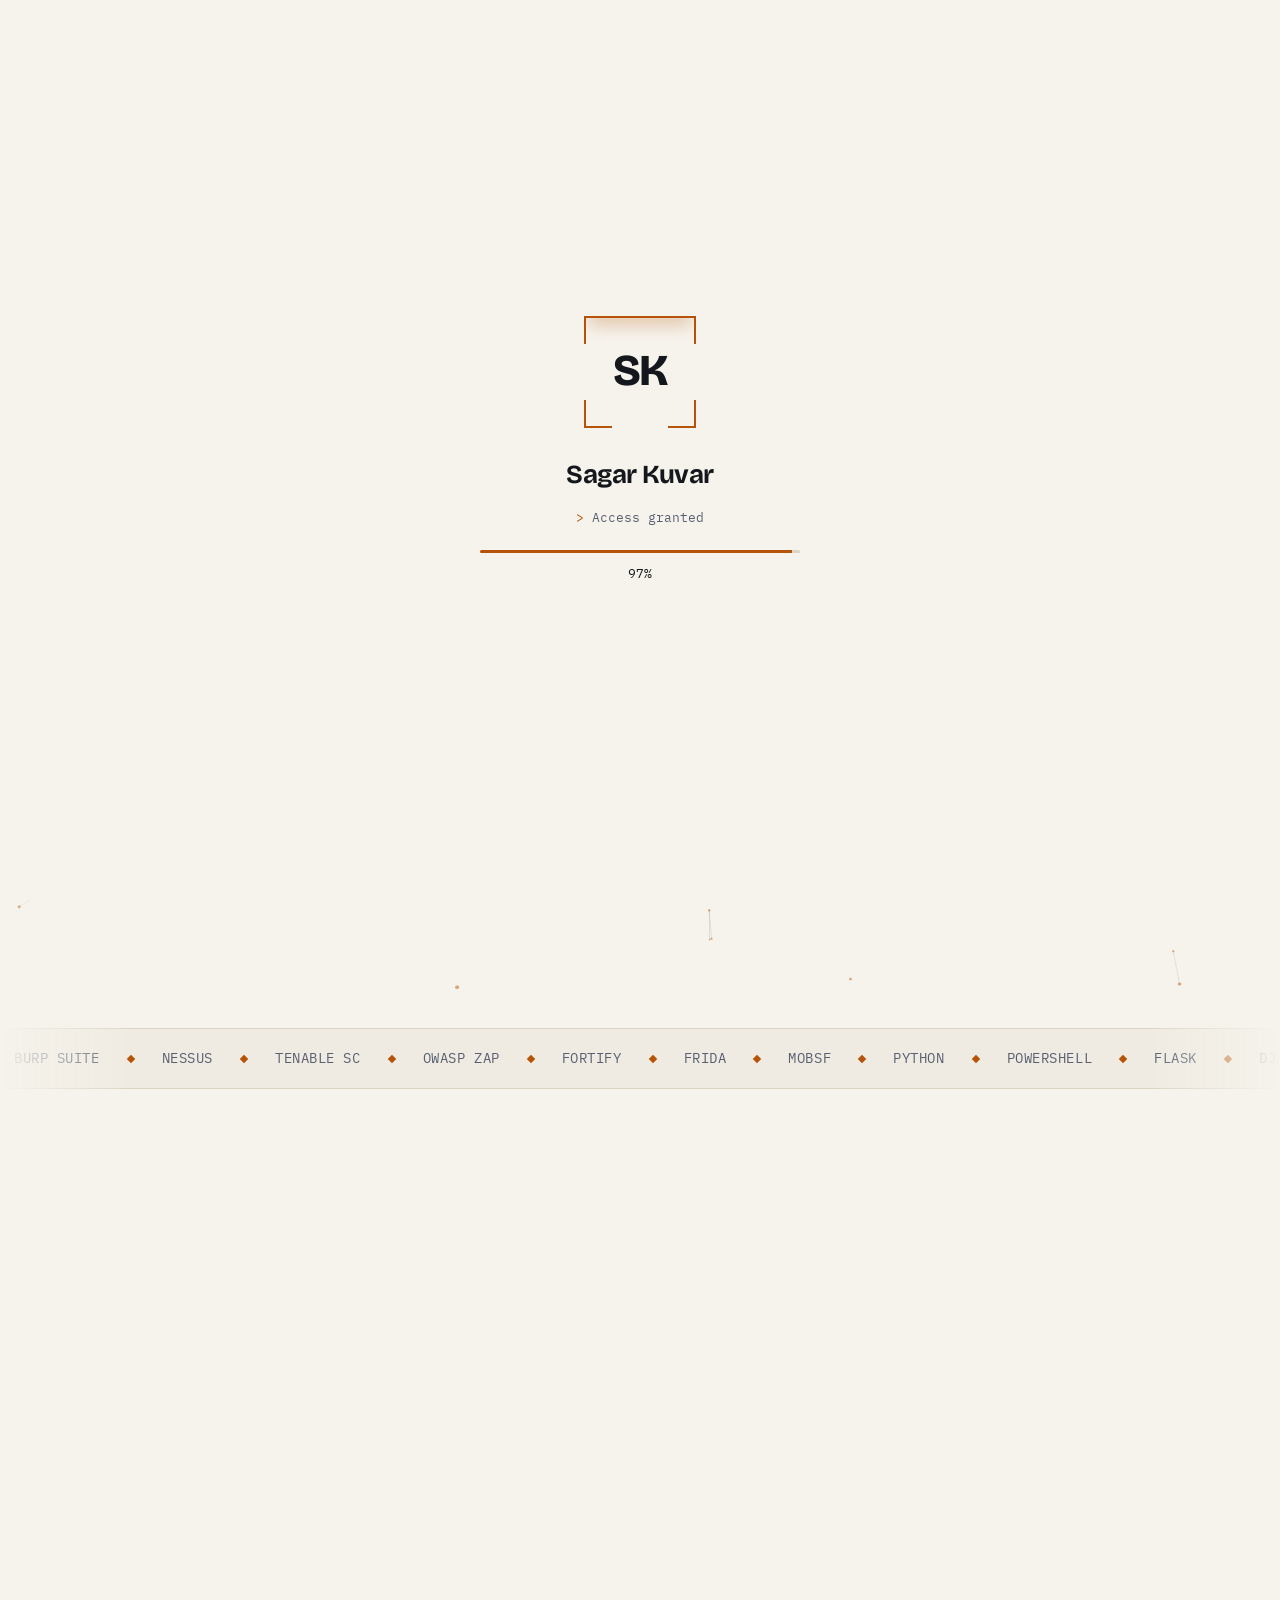
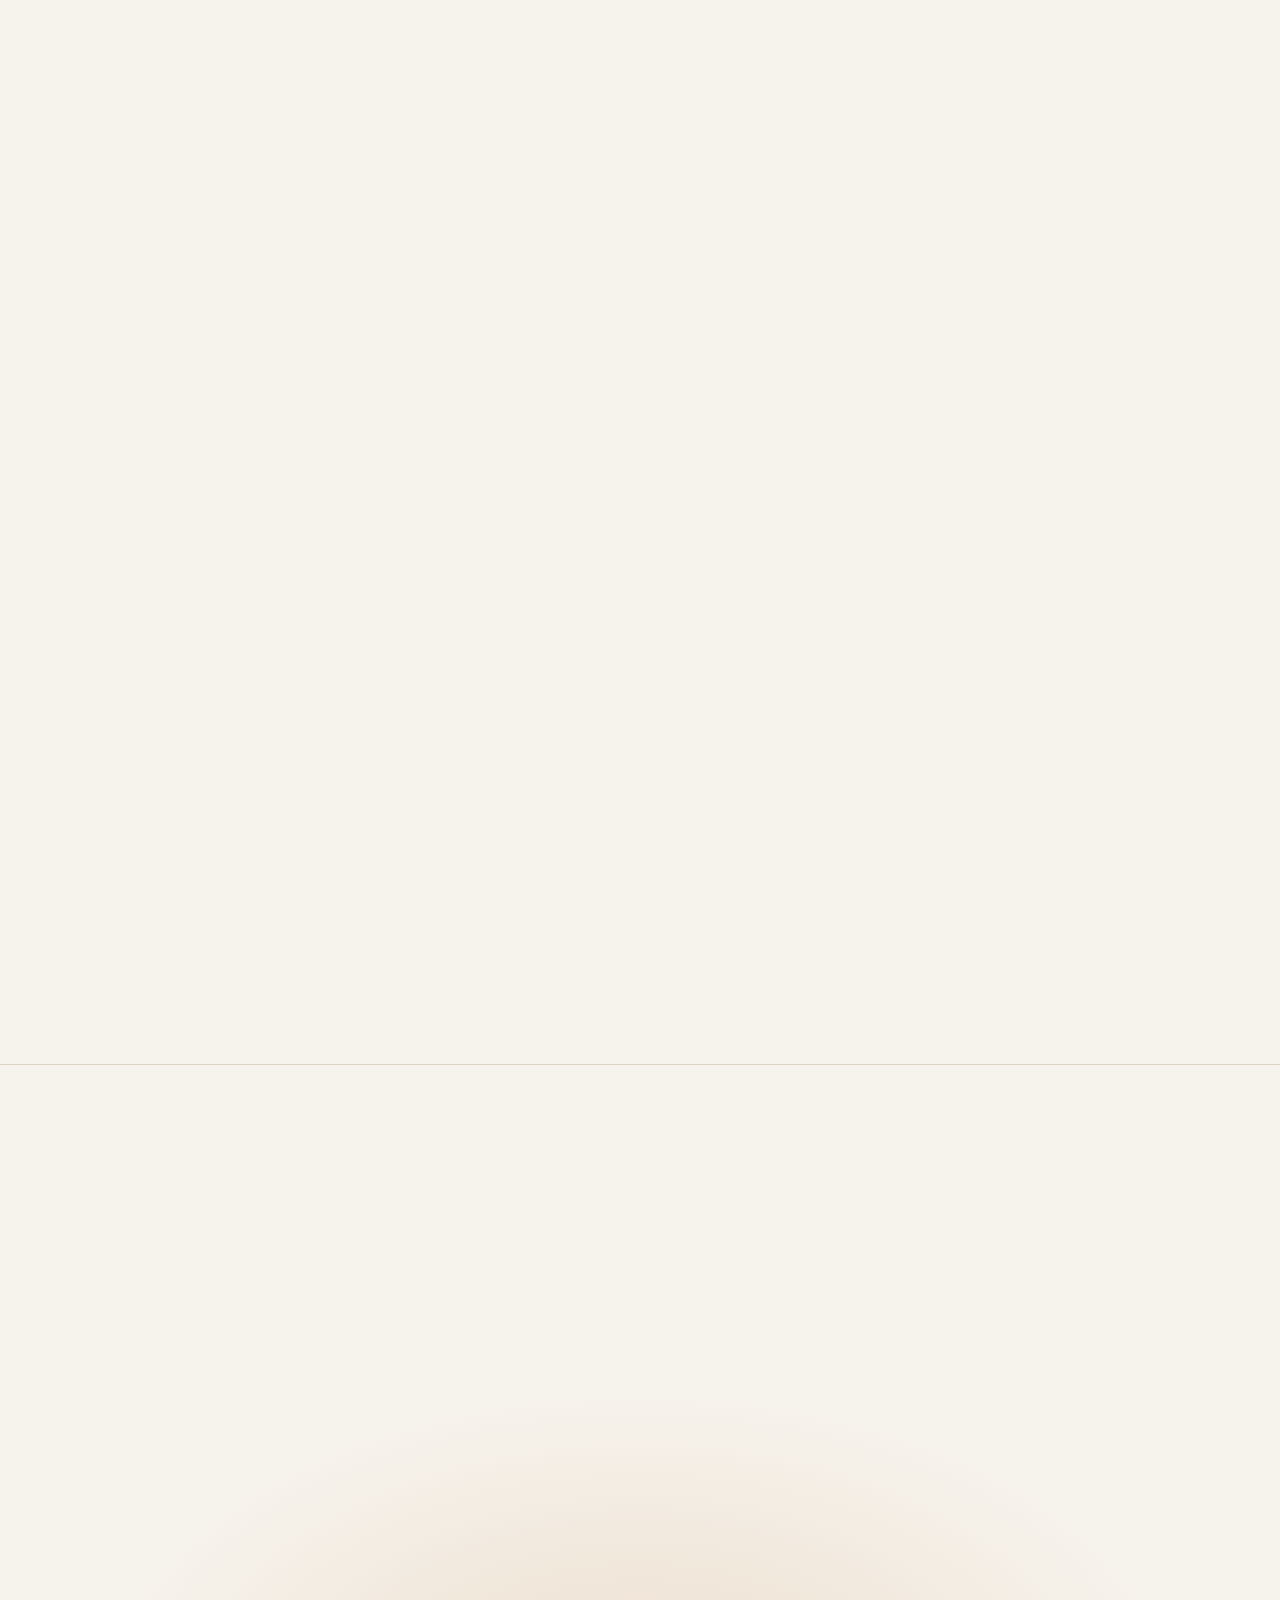
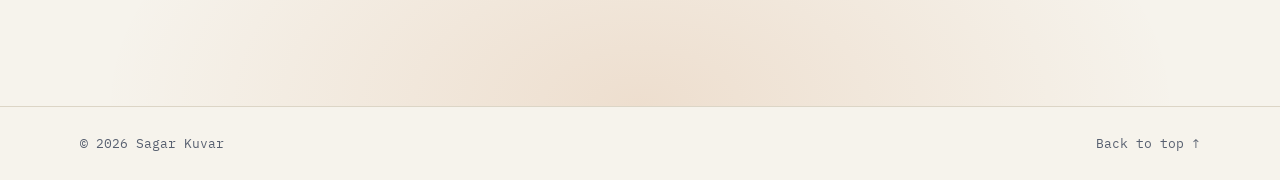
<file: index.html>
<!DOCTYPE html>
<html lang="en">

<head>
    <meta charset="utf-8">
    <meta name="viewport" content="width=device-width, initial-scale=1, viewport-fit=cover">
    <title>Sagar Kuvar — Cybersecurity, VAPT &amp; Security Automation</title>
    <meta name="description"
        content="Sagar Kuvar is a cybersecurity professional and Deputy Manager at Bombay Stock Exchange (BSECL), working across VAPT, SAST, DAST, compliance and security automation.">
    <meta name="author" content="Sagar Kuvar">
    <link rel="canonical" href="https://sagar1998.github.io/">
    <meta name="theme-color" content="#0a0d12">

    <meta property="og:type" content="website">
    <meta property="og:url" content="https://sagar1998.github.io/">
    <meta property="og:title" content="Sagar Kuvar — Cybersecurity, VAPT &amp; Security Automation">
    <meta property="og:description"
        content="Deputy Manager at Bombay Stock Exchange (BSECL). Previously KPMG, PwC and Nomura. VAPT, SAST, DAST, compliance and security automation.">
    <meta property="og:image" content="https://sagar1998.github.io/images/profile.jpg">
    <meta name="twitter:card" content="summary">

    <link rel="icon" type="image/svg+xml" href="images/favicon.svg">
    <link rel="preconnect" href="https://fonts.googleapis.com">
    <link rel="preconnect" href="https://fonts.gstatic.com" crossorigin>
    <link rel="stylesheet"
        href="https://fonts.googleapis.com/css2?family=Bricolage+Grotesque:opsz,wght@12..96,500;12..96,700;12..96,800&family=IBM+Plex+Mono:wght@400;500&family=IBM+Plex+Sans:wght@400;500;600&display=swap">
    <link rel="stylesheet" href="css/style.css?v=3">

    <script>
        // Apply the saved theme before first paint to avoid a flash.
        (function () {
            var root = document.documentElement;
            root.classList.add('js', 'is-loading');
            // Failsafe: never leave the loading screen up if the main script fails.
            setTimeout(function () {
                root.classList.remove('is-loading');
                root.classList.add('is-loaded');
            }, 6000);
            try {
                var saved = localStorage.getItem('theme');
                if (saved === 'light' || saved === 'dark') root.setAttribute('data-theme', saved);
            } catch (e) { }
        })();
    </script>

    <script type="application/ld+json">
    {
        "@context": "https://schema.org",
        "@type": "Person",
        "name": "Sagar Kuvar",
        "url": "https://sagar1998.github.io/",
        "image": "https://sagar1998.github.io/images/profile.jpg",
        "jobTitle": "Deputy Manager, Cybersecurity",
        "worksFor": { "@type": "Organization", "name": "Bombay Stock Exchange (BSECL)" },
        "alumniOf": [
            { "@type": "CollegeOrUniversity", "name": "Indian Institute of Information Technology, Pune" },
            { "@type": "CollegeOrUniversity", "name": "Pillai College of Engineering, New Panvel" }
        ],
        "address": { "@type": "PostalAddress", "addressLocality": "Navi Mumbai", "addressRegion": "Maharashtra", "addressCountry": "IN" },
        "sameAs": ["https://github.com/Sagar1998", "https://linkedin.com/in/sagarkuvar"],
        "knowsAbout": ["Vulnerability Assessment and Penetration Testing", "SAST", "DAST", "Security Automation", "Python", "Compliance"]
    }
    </script>
</head>

<body>
    <div class="loader" id="loader">
        <div class="loader__box">
            <div class="loader__mark" aria-hidden="true">
                <span class="corner corner--tl"></span><span class="corner corner--tr"></span>
                <span class="corner corner--bl"></span><span class="corner corner--br"></span>
                <span class="loader__sk">SK</span>
                <span class="loader__scan"></span>
            </div>
            <p class="loader__name">Sagar Kuvar</p>
            <p class="loader__status" role="status"><span class="prompt">&gt;</span> <span
                    id="loaderText">Initialising secure session</span></p>
            <div class="loader__bar" aria-hidden="true"><span id="loaderBar"></span></div>
            <p class="loader__pct" aria-hidden="true"><span id="loaderPct">0</span>%</p>
        </div>
    </div>

    <a class="skip" href="#main">Skip to content</a>
    <div class="progress" aria-hidden="true"><span id="progressBar"></span></div>

    <header class="nav" id="nav">
        <div class="wrap nav__inner">
            <a class="brand" href="#top" aria-label="Sagar Kuvar, back to top">
                <span class="brand__mark">SK</span>
                <span class="brand__name">Sagar Kuvar</span>
            </a>
            <nav class="nav__links" id="navLinks" aria-label="Primary">
                <a href="#about">About</a>
                <a href="#experience">Experience</a>
                <a href="#skills">Skills</a>
                <a href="#certifications">Certifications</a>
                <a href="#projects">Projects</a>
                <a href="#contact">Contact</a>
            </nav>
            <div class="nav__actions">
                <button class="iconbtn" id="themeToggle" type="button" aria-label="Switch colour theme">
                    <svg class="i-sun" viewBox="0 0 24 24" aria-hidden="true">
                        <circle cx="12" cy="12" r="4" />
                        <path d="M12 2v2M12 20v2M4.9 4.9l1.4 1.4M17.7 17.7l1.4 1.4M2 12h2M20 12h2M4.9 19.1l1.4-1.4M17.7 6.3l1.4-1.4" />
                    </svg>
                    <svg class="i-moon" viewBox="0 0 24 24" aria-hidden="true">
                        <path d="M20 14.5A8 8 0 0 1 9.5 4a8 8 0 1 0 10.5 10.5z" />
                    </svg>
                </button>
                <button class="iconbtn nav__burger" id="menuToggle" type="button" aria-label="Open menu"
                    aria-expanded="false" aria-controls="navLinks">
                    <svg viewBox="0 0 24 24" aria-hidden="true">
                        <path d="M4 7h16M4 12h16M4 17h16" />
                    </svg>
                </button>
            </div>
        </div>
    </header>

    <main id="main">

        <!-- ============ HERO ============ -->
        <section class="hero" id="top">
            <div class="hero__grid" aria-hidden="true"></div>
            <canvas class="hero__net" id="net" aria-hidden="true"></canvas>
            <div class="wrap hero__inner">
                <div class="hero__copy">
                    <p class="eyebrow enter" style="--i:0"><span class="dot"></span>Deputy Manager · Bombay Stock Exchange (BSECL)</p>
                    <h1 class="enter" style="--i:1">Sagar <span class="accent">Kuvar</span></h1>
                    <p class="hero__role enter" style="--i:2" aria-hidden="true"><span class="prompt">&gt;</span> <span
                            id="typed">VAPT &amp; penetration testing</span><span class="caret"></span></p>
                    <p class="hero__lead enter" style="--i:3">I find the weak points before attackers do, then build the automation that
                        keeps them closed.</p>
                    <p class="hero__sub enter" style="--i:4">Cybersecurity professional with 3+ years across VAPT, SAST, DAST, red
                        teaming and regulatory compliance, backed by a developer's habit of scripting away anything
                        done twice.</p>
                    <div class="hero__cta enter" style="--i:5">
                        <a class="btn btn--primary" href="file/resume.pdf" target="_blank" rel="noopener">
                            <svg viewBox="0 0 24 24" aria-hidden="true">
                                <path d="M12 4v11M7 11l5 5 5-5M5 20h14" />
                            </svg>
                            Download résumé
                        </a>
                        <a class="btn" href="#contact">Get in touch</a>
                    </div>
                    <ul class="hero__social enter" style="--i:6" aria-label="Profiles">
                        <li><a href="https://github.com/Sagar1998" target="_blank" rel="noopener">GitHub</a></li>
                        <li><a href="https://linkedin.com/in/sagarkuvar" target="_blank" rel="noopener">LinkedIn</a></li>
                        <li><a href="mailto:skuvar4@gmail.com">Email</a></li>
                    </ul>
                </div>

                <figure class="portrait enter" style="--i:2">
                    <div class="portrait__frame">
                        <img src="images/profile.jpg" srcset="images/profile-480.jpg 456w, images/profile.jpg 856w"
                            sizes="(max-width: 860px) 190px, 360px" alt="Portrait of Sagar Kuvar" width="856"
                            height="900" decoding="async" fetchpriority="high">
                        <span class="corner corner--tl"></span><span class="corner corner--tr"></span>
                        <span class="corner corner--bl"></span><span class="corner corner--br"></span>
                    </div>
                    <figcaption>
                        <span>Navi Mumbai, India</span>
                        <span>19.03° N, 73.03° E</span>
                    </figcaption>
                </figure>
            </div>

            <div class="wrap">
                <dl class="stats enter" style="--i:7">
                    <div class="stat">
                        <dt>Years in security &amp; analytics</dt>
                        <dd><span data-count="3">3</span>+</dd>
                    </div>
                    <div class="stat">
                        <dt>Critical web vulnerabilities reported</dt>
                        <dd><span data-count="50">50</span>+</dd>
                    </div>
                    <div class="stat">
                        <dt>Critical mobile findings</dt>
                        <dd><span data-count="10">10</span>+</dd>
                    </div>
                    <div class="stat">
                        <dt>Industry certifications</dt>
                        <dd><span data-count="7">7</span></dd>
                    </div>
                </dl>
            </div>
        </section>

        <div class="marquee" aria-hidden="true">
            <ul class="marquee__track"><li>Burp Suite</li><li>Nessus</li><li>Tenable SC</li><li>OWASP ZAP</li><li>Fortify</li><li>Frida</li><li>MobSF</li><li>Python</li><li>PowerShell</li><li>Flask</li><li>Django</li><li>Docker</li><li>Jenkins</li><li>Ansible</li><li>Power BI</li><li>Alteryx</li><li>SEBI CSCRF</li><li>NCIIPC</li><li>Burp Suite</li><li>Nessus</li><li>Tenable SC</li><li>OWASP ZAP</li><li>Fortify</li><li>Frida</li><li>MobSF</li><li>Python</li><li>PowerShell</li><li>Flask</li><li>Django</li><li>Docker</li><li>Jenkins</li><li>Ansible</li><li>Power BI</li><li>Alteryx</li><li>SEBI CSCRF</li><li>NCIIPC</li></ul>
        </div>

        <!-- ============ ABOUT ============ -->
        <section class="section" id="about">
            <div class="wrap">
                <header class="section__head reveal">
                    <p class="section__index">01 / About</p>
                    <h2>Offence, defence, and the tooling in between.</h2>
                </header>
                <div class="about reveal">
                    <div class="about__text">
                        <p>I currently run vulnerability management and security assessments at
                            <strong>Bombay Stock Exchange (BSECL)</strong>: SEBI‑mandated VAPT/WAPT, NCIIPC and
                            SEBI CSCRF compliance, and the Tenable SC and Nessus platforms that sit underneath it all.</p>
                        <p>Before that I tested web, API and mobile applications for clients at
                            <strong>PwC</strong>, delivered analytics and financial due diligence for
                            <strong>KPMG Australia</strong>, and wrote security tooling at <strong>Nomura</strong>.</p>
                        <p>That mix matters. A development background in Python, Flask, Django and CI/CD means I
                            don't stop at the finding. I build the dashboards, scripts and pipelines that get it
                            tracked, owned and closed.</p>
                    </div>
                    <ul class="about__facts">
                        <li><span>Now</span>Deputy Manager, BSECL</li>
                        <li><span>Focus</span>VAPT · AppSec · Compliance</li>
                        <li><span>Education</span>M.Tech CS, IIIT Pune</li>
                        <li><span>Based in</span>Navi Mumbai, Maharashtra</li>
                    </ul>
                </div>
            </div>
        </section>

        <!-- ============ EXPERIENCE ============ -->
        <section class="section section--alt" id="experience">
            <div class="wrap">
                <header class="section__head reveal">
                    <p class="section__index">02 / Experience</p>
                    <h2>Where I've worked.</h2>
                </header>

                <ol class="timeline">
                    <li class="role reveal">
                        <div class="role__meta">
                            <p class="role__date">Jan 2026 — Present</p>
                            <p class="role__place">Mumbai, Maharashtra</p>
                            <span class="tag tag--live">Current</span>
                        </div>
                        <div class="role__body">
                            <h3>Deputy Manager</h3>
                            <p class="role__org">Bombay Stock Exchange (BSECL)</p>
                            <ul>
                                <li>Automated VAPT/WAPT dashboards for CISO and CEO visibility, with triggered owner
                                    notifications that drive closure.</li>
                                <li>Lead compliance‑driven assessments under SEBI‑mandated VAPT/WAPT, NCIIPC and SEBI
                                    CSCRF.</li>
                                <li>Perform SAST, DAST, VAPT, BAS, CART and compliance assessments alongside vendors.</li>
                                <li>Manage Tenable SC and Nessus Manager plugins, upgrades and platform stability.</li>
                                <li>Track and remediate vulnerabilities across endpoints, network, Windows and Linux
                                    within SLA.</li>
                            </ul>
                            <p class="chips"><span>Tenable SC</span><span>Nessus</span><span>SEBI
                                    CSCRF</span><span>NCIIPC</span><span>BAS</span><span>CART</span></p>
                        </div>
                    </li>

                    <li class="role reveal">
                        <div class="role__meta">
                            <p class="role__date">Mar 2025 — Jan 2026</p>
                            <p class="role__place">Mumbai, Maharashtra</p>
                        </div>
                        <div class="role__body">
                            <h3>Consultant</h3>
                            <p class="role__org">KPMG Global Services (KPMG Australia)</p>
                            <ul>
                                <li>Provided strategic data insights to stakeholders using Python, AI models and
                                    internal KPMG tools.</li>
                                <li>Automated data workflows and preprocessing with Python, Alteryx and Databricks to
                                    improve efficiency and data quality.</li>
                                <li>Designed and deployed interactive Tableau and Power BI dashboards for executive
                                    reporting.</li>
                                <li>Conducted financial due diligence and delivered analytics‑driven solutions for
                                    global clients.</li>
                            </ul>
                            <p class="chips"><span>Python</span><span>Alteryx</span><span>Databricks</span><span>Tableau</span><span>Power
                                    BI</span></p>
                        </div>
                    </li>

                    <li class="role reveal">
                        <div class="role__meta">
                            <p class="role__date">Sep 2023 — Mar 2025</p>
                            <p class="role__place">Gurgaon, Haryana</p>
                        </div>
                        <div class="role__body">
                            <h3>Associate</h3>
                            <p class="role__org">PricewaterhouseCoopers Pvt Ltd (PwC)</p>
                            <ul>
                                <li>Identified and reported <strong>50+ critical web</strong> and <strong>10+ critical
                                        mobile</strong> vulnerabilities across client environments using Burp Suite,
                                    Frida and MobSF.</li>
                                <li>Designed and executed phishing campaigns targeting 200–250 users with custom
                                    phishing pages, then led cyber‑awareness sessions afterwards.</li>
                                <li>Automated vulnerability data analysis with Python and Power BI so CISOs and CIOs
                                    could spot threat trends and act on them.</li>
                                <li>Conducted SAST, DAST and Nessus‑based assessments on web, API and mobile
                                    applications across multiple clients.</li>
                                <li>Performed root cause analysis for security incidents in high‑risk environments and
                                    delivered remediation strategies.</li>
                                <li>Mentored junior analysts in vulnerability assessment, secure code review and
                                    security analytics.</li>
                            </ul>
                            <p class="chips"><span>Burp Suite</span><span>Frida</span><span>MobSF</span><span>Phishing
                                    simulation</span><span>PowerShell</span><span>RCA</span></p>
                        </div>
                    </li>

                    <li class="role reveal">
                        <div class="role__meta">
                            <p class="role__date">Jul 2022 — May 2023</p>
                            <p class="role__place">Powai, Mumbai</p>
                        </div>
                        <div class="role__body">
                            <h3>Software Developer Intern</h3>
                            <p class="role__org">Nomura Holdings</p>
                            <ul>
                                <li>Built a Python RFB Checker with Flask and REST APIs, with email notifications for
                                    the security team's workflow.</li>
                                <li>Developed a real‑time employee tracking web app with Flask, React and JavaScript
                                    for security monitoring.</li>
                                <li>Contributed to a CV‑Scraper ML model reaching <strong>80% accuracy</strong> using
                                    Streamlit, AWS Comprehend and Lambda.</li>
                                <li>Deployed containers on Red Hat servers with Jenkins and Ansible, cutting deployment
                                    time by <strong>40%</strong>.</li>
                                <li>Replaced legacy batch scripts with Python, improving transaction performance by
                                    <strong>90%</strong>.</li>
                                <li>Built a web tool to restart Pro‑Watch and CCTV services, reducing downtime by
                                    <strong>70%</strong>, and supported the Pro‑Watch 4.0 to 5.5 migration and DR drills.</li>
                            </ul>
                            <p class="chips"><span>Flask</span><span>React</span><span>AWS</span><span>Jenkins</span><span>Ansible</span><span>Docker</span></p>
                        </div>
                    </li>
                </ol>
            </div>
        </section>

        <!-- ============ SKILLS ============ -->
        <section class="section" id="skills">
            <div class="wrap">
                <header class="section__head reveal">
                    <p class="section__index">03 / Skills</p>
                    <h2>The toolkit.</h2>
                </header>

                <div class="skills">
                    <article class="skillcard skillcard--wide reveal">
                        <h3>Security testing &amp; assessment</h3>
                        <p class="chips"><span>VAPT / WAPT</span><span>SAST</span><span>DAST</span><span>BAS</span><span>CART</span><span>Burp
                                Suite</span><span>Nessus</span><span>Tenable SC</span><span>OWASP
                                ZAP</span><span>Fortify</span><span>Frida</span><span>MobSF</span><span>Phishing
                                simulation</span></p>
                    </article>
                    <article class="skillcard reveal">
                        <h3>Governance &amp; compliance</h3>
                        <p class="chips"><span>SEBI CSCRF</span><span>NCIIPC</span><span>System audits</span><span>Root
                                cause analysis</span></p>
                    </article>
                    <article class="skillcard reveal">
                        <h3>Languages</h3>
                        <p class="chips"><span>Python</span><span>Java</span><span>JavaScript</span><span>PHP</span><span>PowerShell</span><span>R</span><span>CSS3</span></p>
                    </article>
                    <article class="skillcard reveal">
                        <h3>Frameworks</h3>
                        <p class="chips"><span>Django</span><span>Flask</span><span>Angular</span><span>Bootstrap</span><span>REST</span></p>
                    </article>
                    <article class="skillcard reveal">
                        <h3>Data &amp; BI</h3>
                        <p class="chips"><span>Power BI</span><span>Tableau</span><span>Alteryx</span><span>Databricks</span></p>
                    </article>
                    <article class="skillcard reveal">
                        <h3>Databases &amp; cloud</h3>
                        <p class="chips"><span>MySQL</span><span>MSSQL</span><span>Amazon RDS</span><span>DynamoDB</span></p>
                    </article>
                    <article class="skillcard reveal">
                        <h3>CI/CD &amp; DevOps</h3>
                        <p class="chips"><span>Docker</span><span>Jenkins</span><span>Ansible</span><span>GitLab</span><span>Bitbucket</span></p>
                    </article>
                </div>
            </div>
        </section>

        <!-- ============ CERTIFICATIONS + EDUCATION ============ -->
        <section class="section section--alt" id="certifications">
            <div class="wrap">
                <header class="section__head reveal">
                    <p class="section__index">04 / Certifications &amp; education</p>
                    <h2>Verified, not just listed.</h2>
                </header>

                <ul class="certs">
                    <li class="reveal"><a class="cert"
                            href="https://block.dsci.in/v2/doc?id=6d0c0dc26b36ce34f95fd7092ed7c1806800cee4161bcbd0f1681f2b63b4b93a"
                            target="_blank" rel="noopener">
                            <span class="cert__issuer">DSCI</span>
                            <span class="cert__name">Certified AI Native Security Researcher</span>
                            <span class="cert__verify">Verify ↗</span></a></li>
                    <li class="reveal"><a class="cert"
                            href="https://drive.google.com/file/d/18jNuYbxGMo6O4_ZYC7p43lcSGwZWBj9U/view?usp=sharing"
                            target="_blank" rel="noopener">
                            <span class="cert__issuer">EC‑Council</span>
                            <span class="cert__name">Certified Ethical Hacker v12 Master</span>
                            <span class="cert__verify">Verify ↗</span></a></li>
                    <li class="reveal"><a class="cert"
                            href="https://www.credly.com/badges/32fad2d3-f97e-4cbd-b6ec-ef3cf21305b0/public_url"
                            target="_blank" rel="noopener">
                            <span class="cert__issuer">ISC2</span>
                            <span class="cert__name">Certified in Cybersecurity (CC)</span>
                            <span class="cert__verify">Verify ↗</span></a></li>
                    <li class="reveal"><a class="cert"
                            href="https://learn.microsoft.com/api/credentials/share/en-in/sagarkuvar-9296/1031290542AE0CAD?sharingId=E439B100AE981785"
                            target="_blank" rel="noopener">
                            <span class="cert__issuer">Microsoft</span>
                            <span class="cert__name">Power BI Data Analyst Associate</span>
                            <span class="cert__verify">Verify ↗</span></a></li>
                    <li class="reveal"><a class="cert"
                            href="https://learn.microsoft.com/api/credentials/share/en-us/sagarkuvar-9296/4BCAF115D0403271?sharingId=E439B100AE981785"
                            target="_blank" rel="noopener">
                            <span class="cert__issuer">Microsoft</span>
                            <span class="cert__name">Azure Fundamentals</span>
                            <span class="cert__verify">Verify ↗</span></a></li>
                    <li class="reveal"><a class="cert"
                            href="https://www.credly.com/badges/d36fbf57-809e-4365-8f6e-b5300cc9ad16/linked_in_profile"
                            target="_blank" rel="noopener">
                            <span class="cert__issuer">IBM</span>
                            <span class="cert__name">Data Science Professional</span>
                            <span class="cert__verify">Verify ↗</span></a></li>
                    <li class="reveal"><a class="cert"
                            href="https://www.credly.com/badges/a5e2e421-51b7-450c-81a4-07107c19660d" target="_blank"
                            rel="noopener">
                            <span class="cert__issuer">Alteryx</span>
                            <span class="cert__name">Alteryx Core</span>
                            <span class="cert__verify">Verify ↗</span></a></li>
                </ul>

                <div class="edu">
                    <article class="edu__item reveal">
                        <p class="role__date">2021 — 2023</p>
                        <h3>Master of Technology, Computer Science</h3>
                        <p>Indian Institute of Information Technology, Pune</p>
                    </article>
                    <article class="edu__item reveal">
                        <p class="role__date">2017 — 2021</p>
                        <h3>Bachelor of Engineering, Computer Engineering</h3>
                        <p>Pillai College of Engineering, New Panvel</p>
                    </article>
                </div>
            </div>
        </section>

        <!-- ============ PROJECTS ============ -->
        <section class="section" id="projects">
            <div class="wrap">
                <header class="section__head reveal">
                    <p class="section__index">05 / Projects &amp; research</p>
                    <h2>Things I've built.</h2>
                </header>

                <div class="projects">
                    <article class="project reveal">
                        <p class="project__kind">Security · Machine learning</p>
                        <h3>Phishing Detection System</h3>
                        <p>Predicts whether a given website is safe or a phishing page, using machine‑learning
                            classifiers over features scraped from the live site.</p>
                        <p class="chips"><span>Python</span><span>TensorFlow</span><span>Beautiful Soup</span></p>
                    </article>

                    <article class="project reveal">
                        <p class="project__kind">Deep learning · Published</p>
                        <h3>Speech Regeneration using Lip Reading</h3>
                        <p>A model that repairs corrupted audio by reading the speaker's lips. Published in IJCRT,
                            May 2021.</p>
                        <p class="chips"><span>TensorFlow</span><span>CUDA</span><span>cuDNN</span></p>
                        <p class="project__links">
                            <a href="https://github.com/Sagar1998/Speech-Regeneration-using-Lip-Reading" target="_blank"
                                rel="noopener">Code ↗</a>
                            <a href="http://www.ijcrt.org/papers/IJCRT2105418.pdf" target="_blank"
                                rel="noopener">Paper ↗</a>
                        </p>
                    </article>

                    <article class="project reveal">
                        <p class="project__kind">Deep learning · Computer vision</p>
                        <h3>Anomaly Detection</h3>
                        <p>Detects multiple anomaly types using a pre‑trained VGG‑16 backbone, trained on a large
                            dataset collected for the project.</p>
                        <p class="chips"><span>VGG‑16</span><span>Transfer learning</span><span>Python</span></p>
                    </article>

                    <article class="project reveal">
                        <p class="project__kind">Machine learning · Web</p>
                        <h3>Travel Insurance Claim Prediction</h3>
                        <p>Forecasts whether a client will claim travel insurance from their financial history, served
                            through a Flask web application.</p>
                        <p class="chips"><span>Machine learning</span><span>Flask API</span><span>Python</span></p>
                    </article>

                    <article class="project reveal">
                        <p class="project__kind">Android</p>
                        <h3>College Indicator</h3>
                        <p>Students view timetables and results and chat with each other; teachers change schedules and
                            push notifications.</p>
                        <p class="chips"><span>Java</span><span>Firebase</span><span>Android</span></p>
                        <p class="project__links">
                            <a href="https://github.com/Sagar1998/pceindicatorv2" target="_blank" rel="noopener">Code
                                ↗</a>
                        </p>
                    </article>

                    <a class="project project--more reveal" href="https://github.com/Sagar1998" target="_blank"
                        rel="noopener">
                        <p class="project__kind">GitHub</p>
                        <h3>More on GitHub ↗</h3>
                        <p>CV screening, secure chat, data‑science notebooks and other experiments.</p>
                    </a>
                </div>

                <div class="extras">
                    <article class="extra reveal">
                        <h3>Publication</h3>
                        <p>A. Maheshwari, <strong>S. Kuvar</strong>, O. Shetty, S. Ojha, V. Bhojane, “Speech
                            Regeneration Using Lip Reading,” <em>International Journal of Creative Research Thoughts
                                (IJCRT)</em>, ISSN 2320‑2882, vol. 9, issue 5, pp. d713–d716, May 2021.
                            <a href="http://www.ijcrt.org/papers/IJCRT2105418.pdf" target="_blank" rel="noopener">Read
                                the paper ↗</a></p>
                    </article>
                    <article class="extra reveal">
                        <h3>Achievements</h3>
                        <ul>
                            <li><strong>Top 10 of 55+ teams</strong> at the Headout‑sponsored hackathon, Prototype.</li>
                            <li>Active competitive programmer across online coding platforms.</li>
                            <li>Captained the university table tennis team; U‑18 inter‑school player.</li>
                        </ul>
                    </article>
                </div>
            </div>
        </section>

        <!-- ============ CONTACT ============ -->
        <section class="section contact" id="contact">
            <div class="wrap contact__inner reveal">
                <p class="section__index">06 / Contact</p>
                <h2>Have a system that needs a second pair of eyes?</h2>
                <p class="contact__lead">I'm always happy to talk security assessments, automation and compliance.</p>
                <a class="contact__mail" href="mailto:skuvar4@gmail.com">skuvar4@gmail.com</a>
                <div class="contact__links">
                    <a class="btn" href="https://linkedin.com/in/sagarkuvar" target="_blank" rel="noopener">
                        <svg viewBox="0 0 24 24" aria-hidden="true" class="fill">
                            <path
                                d="M4.98 3.5a2.5 2.5 0 1 1 0 5 2.5 2.5 0 0 1 0-5zM3 9.75h4V21H3zM9.5 9.75h3.8v1.6h.06c.53-.95 1.83-1.95 3.76-1.95 4.02 0 4.76 2.5 4.76 5.75V21h-4v-5.2c0-1.24-.02-2.84-1.78-2.84-1.78 0-2.05 1.34-2.05 2.75V21h-4z" />
                        </svg>LinkedIn</a>
                    <a class="btn" href="https://github.com/Sagar1998" target="_blank" rel="noopener">
                        <svg viewBox="0 0 24 24" aria-hidden="true" class="fill">
                            <path
                                d="M12 2a10 10 0 0 0-3.16 19.49c.5.09.68-.22.68-.48v-1.7c-2.78.6-3.37-1.34-3.37-1.34-.46-1.16-1.11-1.47-1.11-1.47-.91-.62.07-.6.07-.6 1 .07 1.53 1.03 1.53 1.03.9 1.52 2.34 1.08 2.91.83.09-.65.35-1.09.63-1.34-2.22-.25-4.56-1.11-4.56-4.94 0-1.09.39-1.98 1.03-2.68-.1-.25-.45-1.27.1-2.64 0 0 .84-.27 2.75 1.02a9.56 9.56 0 0 1 5 0c1.91-1.29 2.75-1.02 2.75-1.02.55 1.37.2 2.39.1 2.64.64.7 1.03 1.59 1.03 2.68 0 3.84-2.34 4.68-4.57 4.93.36.31.68.92.68 1.85v2.75c0 .27.18.58.69.48A10 10 0 0 0 12 2z" />
                        </svg>GitHub</a>
                    <a class="btn" href="file/resume.pdf" target="_blank" rel="noopener">
                        <svg viewBox="0 0 24 24" aria-hidden="true">
                            <path d="M12 4v11M7 11l5 5 5-5M5 20h14" />
                        </svg>Résumé (PDF)</a>
                </div>
            </div>
        </section>
    </main>

    <footer class="footer">
        <div class="wrap footer__inner">
            <p>© <span id="year">2026</span> Sagar Kuvar</p>
            <p><a href="#top">Back to top ↑</a></p>
        </div>
    </footer>

    <a class="iconbtn totop" id="toTop" href="#top" aria-label="Back to top">
        <svg viewBox="0 0 24 24" aria-hidden="true">
            <path d="M12 19V6M6 11l6-6 6 6" />
        </svg>
    </a>

    <script src="js/main.js?v=3" defer></script>
</body>

</html>
</file>
<file: css/style.css>
/* ==========================================================================
   Sagar Kuvar — portfolio
   Plain CSS, no build step. Colours are tokens; dark is the default theme.
   ========================================================================== */

:root {
    --bg: #0a0d12;
    --bg-alt: #0e1218;
    --surface: #131821;
    --line: #232b38;
    --text: #f1eee8;
    --muted: #98a1b0;
    --accent: #ffb000;
    --accent-ink: #1a1200;
    --ok: #4fd1a5;
    --shadow: 0 24px 60px -30px rgba(0, 0, 0, .8);

    --font-display: "Bricolage Grotesque", "IBM Plex Sans", system-ui, sans-serif;
    --font-body: "IBM Plex Sans", system-ui, -apple-system, "Segoe UI", sans-serif;
    --font-mono: "IBM Plex Mono", ui-monospace, "SF Mono", Menlo, monospace;

    --wrap: 1120px;
    --gutter: clamp(16px, 4vw, 40px);
    --radius: 14px;
    color-scheme: dark;
}

@media (prefers-color-scheme: light) {
    :root:not([data-theme="dark"]) {
        --bg: #f6f3ec;
        --bg-alt: #efebe2;
        --surface: #fffdf8;
        --line: #dcd5c6;
        --text: #14171c;
        --muted: #586070;
        --accent: #b45309;
        --accent-ink: #fffaf0;
        --ok: #0f7a5a;
        --shadow: 0 24px 50px -30px rgba(60, 45, 10, .35);
        color-scheme: light;
    }
}

:root[data-theme="light"] {
    --bg: #f6f3ec;
    --bg-alt: #efebe2;
    --surface: #fffdf8;
    --line: #dcd5c6;
    --text: #14171c;
    --muted: #586070;
    --accent: #b45309;
    --accent-ink: #fffaf0;
    --ok: #0f7a5a;
    --shadow: 0 24px 50px -30px rgba(60, 45, 10, .35);
    color-scheme: light;
}

/* ---------- base ---------- */

*,
*::before,
*::after {
    box-sizing: border-box;
}

html {
    scroll-behavior: smooth;
    scroll-padding-top: 84px;
    -webkit-text-size-adjust: 100%;
}

body {
    margin: 0;
    background: var(--bg);
    color: var(--text);
    font-family: var(--font-body);
    font-size: 17px;
    line-height: 1.65;
    -webkit-font-smoothing: antialiased;
    overflow-x: hidden;
}

img {
    max-width: 100%;
    display: block;
}

a {
    color: inherit;
}

h1,
h2,
h3,
p,
ul,
ol,
dl,
dd,
figure {
    margin: 0;
}

ul,
ol {
    padding: 0;
    list-style: none;
}

h1,
h2,
h3 {
    font-family: var(--font-display);
    line-height: 1.08;
    letter-spacing: -.02em;
    text-wrap: balance;
}

strong {
    font-weight: 600;
}

::selection {
    background: var(--accent);
    color: var(--accent-ink);
}

:focus-visible {
    outline: 2px solid var(--accent);
    outline-offset: 3px;
    border-radius: 4px;
}

.wrap {
    width: 100%;
    max-width: calc(var(--wrap) + var(--gutter) * 2);
    margin-inline: auto;
    padding-inline: var(--gutter);
}

.skip {
    position: absolute;
    left: 16px;
    top: -60px;
    z-index: 100;
    padding: 10px 14px;
    background: var(--accent);
    color: var(--accent-ink);
    border-radius: 8px;
    font-weight: 600;
    text-decoration: none;
}

.skip:focus {
    top: 12px;
}

.accent {
    color: var(--accent);
}

/* ---------- scroll progress ---------- */

.progress {
    position: fixed;
    inset: 0 0 auto 0;
    height: 2px;
    z-index: 60;
    pointer-events: none;
}

.progress span {
    display: block;
    height: 100%;
    width: 100%;
    background: var(--accent);
    transform: scaleX(0);
    transform-origin: left;
}

/* ---------- nav ---------- */

.nav {
    position: sticky;
    top: 0;
    z-index: 50;
    background: color-mix(in srgb, var(--bg) 82%, transparent);
    backdrop-filter: blur(14px);
    -webkit-backdrop-filter: blur(14px);
    border-bottom: 1px solid transparent;
    transition: border-color .25s;
}

.nav.is-stuck {
    border-bottom-color: var(--line);
}

.nav__inner {
    display: flex;
    align-items: center;
    justify-content: space-between;
    gap: 20px;
    height: 68px;
}

.brand {
    display: inline-flex;
    align-items: center;
    gap: 12px;
    text-decoration: none;
    font-family: var(--font-display);
    font-weight: 700;
    letter-spacing: -.01em;
}

.brand__mark {
    display: grid;
    place-items: center;
    width: 36px;
    height: 36px;
    border: 1.5px solid var(--accent);
    border-radius: 9px;
    font-family: var(--font-mono);
    font-size: 13px;
    font-weight: 500;
    color: var(--accent);
}

.nav__links {
    display: flex;
    gap: 4px;
}

.nav__links a {
    padding: 8px 12px;
    border-radius: 8px;
    font-size: 14.5px;
    color: var(--muted);
    text-decoration: none;
    transition: color .2s, background .2s;
}

.nav__links a:hover,
.nav__links a.is-active {
    color: var(--text);
}

.nav__links a.is-active {
    background: var(--surface);
    box-shadow: inset 0 0 0 1px var(--line);
}

.nav__actions {
    display: flex;
    gap: 8px;
}

.iconbtn {
    display: grid;
    place-items: center;
    width: 40px;
    height: 40px;
    padding: 0;
    border: 1px solid var(--line);
    border-radius: 10px;
    background: var(--surface);
    color: var(--text);
    cursor: pointer;
    transition: border-color .2s;
}

.iconbtn:hover {
    border-color: var(--accent);
}

svg {
    width: 18px;
    height: 18px;
    fill: none;
    stroke: currentColor;
    stroke-width: 1.8;
    stroke-linecap: round;
    stroke-linejoin: round;
    flex: none;
}

svg.fill {
    fill: currentColor;
    stroke: none;
}

/* theme icon: show the theme you would switch TO */
.i-moon {
    display: none;
}

:root[data-theme="light"] .i-sun {
    display: none;
}

:root[data-theme="light"] .i-moon {
    display: block;
}

@media (prefers-color-scheme: light) {
    :root:not([data-theme="dark"]) .i-sun {
        display: none;
    }

    :root:not([data-theme="dark"]) .i-moon {
        display: block;
    }
}

.nav__burger {
    display: none;
}

@media (max-width: 860px) {
    .nav__burger {
        display: grid;
    }

    .nav__links {
        position: absolute;
        inset: 68px 0 auto 0;
        flex-direction: column;
        gap: 0;
        padding: 8px var(--gutter) 16px;
        background: var(--bg);
        border-bottom: 1px solid var(--line);
        display: none;
    }

    .nav__links.is-open {
        display: flex;
    }

    .nav__links a {
        padding: 14px 4px;
        font-size: 16px;
        border-radius: 0;
        border-bottom: 1px solid var(--line);
    }

    .nav__links a:last-child {
        border-bottom: 0;
    }

    .nav__links a.is-active {
        background: none;
        box-shadow: none;
        color: var(--accent);
    }
}

/* ---------- buttons, chips, tags ---------- */

.btn {
    display: inline-flex;
    align-items: center;
    gap: 10px;
    padding: 13px 20px;
    border: 1px solid var(--line);
    border-radius: 11px;
    background: var(--surface);
    color: var(--text);
    font-weight: 500;
    font-size: 15.5px;
    text-decoration: none;
    transition: transform .2s, border-color .2s, background .2s;
}

.btn:hover {
    border-color: var(--accent);
    transform: translateY(-2px);
}

.btn--primary {
    background: var(--accent);
    border-color: var(--accent);
    color: var(--accent-ink);
    font-weight: 600;
}

.chips {
    display: flex;
    flex-wrap: wrap;
    gap: 8px;
}

.chips span {
    padding: 5px 11px;
    border: 1px solid var(--line);
    border-radius: 999px;
    font-family: var(--font-mono);
    font-size: 12.5px;
    line-height: 1.5;
    color: var(--muted);
    white-space: nowrap;
}

.tag {
    display: inline-block;
    padding: 3px 10px;
    border-radius: 999px;
    font-family: var(--font-mono);
    font-size: 11.5px;
    text-transform: uppercase;
    letter-spacing: .08em;
}

.tag--live {
    color: var(--ok);
    box-shadow: inset 0 0 0 1px color-mix(in srgb, var(--ok) 50%, transparent);
}

/* ---------- hero ---------- */

.hero {
    position: relative;
    padding: clamp(48px, 9vw, 110px) 0 clamp(40px, 6vw, 72px);
    overflow: hidden;
}

.hero__grid {
    position: absolute;
    inset: 0;
    background-image:
        linear-gradient(var(--line) 1px, transparent 1px),
        linear-gradient(90deg, var(--line) 1px, transparent 1px);
    background-size: 56px 56px;
    opacity: .55;
    -webkit-mask-image: radial-gradient(ellipse 75% 70% at 70% 20%, #000 0%, transparent 72%);
    mask-image: radial-gradient(ellipse 75% 70% at 70% 20%, #000 0%, transparent 72%);
    pointer-events: none;
}

.hero__inner {
    position: relative;
    display: grid;
    grid-template-columns: minmax(0, 1.25fr) minmax(0, .75fr);
    gap: clamp(32px, 6vw, 80px);
    align-items: center;
}

.eyebrow,
.section__index {
    font-family: var(--font-mono);
    font-size: 13px;
    letter-spacing: .06em;
    text-transform: uppercase;
    color: var(--muted);
}

.eyebrow {
    display: flex;
    align-items: center;
    gap: 10px;
}

.dot {
    width: 8px;
    height: 8px;
    border-radius: 50%;
    background: var(--ok);
    box-shadow: 0 0 0 0 color-mix(in srgb, var(--ok) 60%, transparent);
    animation: pulse 2.4s infinite;
    flex: none;
}

@keyframes pulse {
    70% {
        box-shadow: 0 0 0 9px transparent;
    }

    100% {
        box-shadow: 0 0 0 0 transparent;
    }
}

.hero h1 {
    margin-top: 18px;
    font-size: clamp(56px, 11vw, 132px);
    font-weight: 800;
    line-height: .92;
    letter-spacing: -.045em;
}

.hero__lead {
    margin-top: 28px;
    max-width: 21em;
    font-family: var(--font-display);
    font-size: clamp(22px, 2.7vw, 30px);
    font-weight: 500;
    line-height: 1.25;
    letter-spacing: -.015em;
    text-wrap: balance;
}

.hero__sub {
    margin-top: 18px;
    max-width: 34em;
    color: var(--muted);
}

.hero__cta {
    display: flex;
    flex-wrap: wrap;
    gap: 12px;
    margin-top: 32px;
}

.hero__social {
    display: flex;
    gap: 22px;
    margin-top: 28px;
    font-family: var(--font-mono);
    font-size: 13.5px;
}

.hero__social a {
    color: var(--muted);
    text-decoration: none;
    border-bottom: 1px solid var(--line);
    padding-bottom: 2px;
    transition: color .2s, border-color .2s;
}

.hero__social a:hover {
    color: var(--accent);
    border-color: var(--accent);
}

/* portrait with viewfinder corners */
.portrait {
    justify-self: end;
    width: 100%;
    max-width: 380px;
}

.portrait__frame {
    position: relative;
    padding: 12px;
}

.portrait img {
    width: 100%;
    height: auto;
    aspect-ratio: 4 / 5;
    object-fit: cover;
    object-position: 50% 18%;
    border-radius: 6px;
    box-shadow: var(--shadow);
}

.corner {
    position: absolute;
    width: 28px;
    height: 28px;
    border: 2px solid var(--accent);
}

.corner--tl {
    top: 0;
    left: 0;
    border-right: 0;
    border-bottom: 0;
}

.corner--tr {
    top: 0;
    right: 0;
    border-left: 0;
    border-bottom: 0;
}

.corner--bl {
    bottom: 0;
    left: 0;
    border-right: 0;
    border-top: 0;
}

.corner--br {
    bottom: 0;
    right: 0;
    border-left: 0;
    border-top: 0;
}

.portrait figcaption {
    display: flex;
    justify-content: space-between;
    gap: 12px;
    padding: 10px 12px 0;
    font-family: var(--font-mono);
    font-size: 12px;
    color: var(--muted);
}

/* stats */
.stats {
    position: relative;
    display: grid;
    grid-template-columns: repeat(4, 1fr);
    margin-top: clamp(40px, 6vw, 72px);
    border: 1px solid var(--line);
    border-radius: var(--radius);
    background: var(--surface);
    overflow: hidden;
}

.stat {
    display: flex;
    flex-direction: column-reverse;
    justify-content: flex-end;
    gap: 6px;
    padding: 24px;
    border-left: 1px solid var(--line);
}

.stat:first-child {
    border-left: 0;
}

.stat dd {
    font-family: var(--font-display);
    font-size: clamp(34px, 4.4vw, 52px);
    font-weight: 700;
    line-height: 1;
    letter-spacing: -.03em;
    font-variant-numeric: tabular-nums;
}

.stat dt {
    font-size: 14px;
    line-height: 1.4;
    color: var(--muted);
}

/* ---------- sections ---------- */

.section {
    padding: clamp(64px, 9vw, 120px) 0;
}

.section--alt {
    background: var(--bg-alt);
    border-block: 1px solid var(--line);
}

.section__head {
    margin-bottom: clamp(32px, 5vw, 56px);
}

.section__index {
    color: var(--accent);
}

.section__head h2,
.contact h2 {
    margin-top: 12px;
    max-width: 18em;
    font-size: clamp(32px, 5vw, 54px);
    font-weight: 700;
}

/* about */
.about {
    display: grid;
    grid-template-columns: minmax(0, 1.5fr) minmax(0, 1fr);
    gap: clamp(28px, 5vw, 72px);
    align-items: start;
}

.about__text {
    display: grid;
    gap: 18px;
    font-size: 18.5px;
    max-width: 38em;
}

.about__facts {
    border-top: 1px solid var(--line);
}

.about__facts li {
    display: grid;
    grid-template-columns: 96px 1fr;
    gap: 12px;
    padding: 14px 0;
    border-bottom: 1px solid var(--line);
    font-size: 15.5px;
}

.about__facts span {
    font-family: var(--font-mono);
    font-size: 12.5px;
    text-transform: uppercase;
    letter-spacing: .06em;
    color: var(--muted);
    padding-top: 3px;
}

/* timeline */
.timeline {
    display: grid;
}

.role {
    display: grid;
    grid-template-columns: 220px minmax(0, 1fr);
    gap: clamp(20px, 4vw, 56px);
    padding: clamp(28px, 4vw, 44px) 0;
    border-top: 1px solid var(--line);
}

.role:last-child {
    padding-bottom: 0;
}

.role__date {
    font-family: var(--font-mono);
    font-size: 14px;
    color: var(--text);
}

.role__place {
    margin-top: 4px;
    font-size: 14.5px;
    color: var(--muted);
}

.role__meta .tag {
    margin-top: 12px;
}

.role__body h3 {
    font-size: clamp(24px, 3vw, 30px);
    font-weight: 700;
}

.role__org {
    margin-top: 6px;
    font-weight: 500;
    color: var(--accent);
}

.role__body ul {
    display: grid;
    gap: 10px;
    margin: 20px 0 22px;
    max-width: 46em;
}

.role__body li,
.extra li {
    position: relative;
    padding-left: 22px;
    color: color-mix(in srgb, var(--text) 86%, var(--muted));
}

.role__body li::before,
.extra li::before {
    content: "";
    position: absolute;
    left: 2px;
    top: .72em;
    width: 8px;
    height: 1.5px;
    background: var(--accent);
}

/* skills */
.skills {
    display: grid;
    grid-template-columns: repeat(3, minmax(0, 1fr));
    gap: 16px;
}

.skillcard,
.project,
.extra,
.edu__item {
    padding: 24px;
    border: 1px solid var(--line);
    border-radius: var(--radius);
    background: var(--surface);
}

.skillcard--wide {
    grid-column: span 2;
}

.skillcard h3 {
    margin-bottom: 16px;
    font-size: 19px;
    font-weight: 700;
    letter-spacing: -.01em;
}

.skillcard .chips span {
    color: var(--text);
}

/* certifications */
.certs {
    border-top: 1px solid var(--line);
}

.cert {
    display: grid;
    grid-template-columns: 140px minmax(0, 1fr) auto;
    align-items: baseline;
    gap: 16px;
    padding: 20px 8px;
    border-bottom: 1px solid var(--line);
    text-decoration: none;
    transition: background .2s, padding .2s;
}

.cert:hover {
    background: var(--surface);
    padding-inline: 18px;
}

.cert__issuer {
    font-family: var(--font-mono);
    font-size: 13px;
    text-transform: uppercase;
    letter-spacing: .06em;
    color: var(--muted);
}

.cert__name {
    font-family: var(--font-display);
    font-size: clamp(18px, 2.2vw, 23px);
    font-weight: 500;
    letter-spacing: -.01em;
}

.cert__verify {
    font-family: var(--font-mono);
    font-size: 13px;
    color: var(--accent);
    white-space: nowrap;
}

.edu {
    display: grid;
    grid-template-columns: repeat(2, minmax(0, 1fr));
    gap: 16px;
    margin-top: clamp(32px, 5vw, 56px);
}

.edu__item h3 {
    margin: 10px 0 6px;
    font-size: 21px;
    font-weight: 700;
}

.edu__item p:last-child {
    color: var(--muted);
}

.edu__item .role__date {
    color: var(--accent);
}

/* projects */
.projects {
    display: grid;
    grid-template-columns: repeat(3, minmax(0, 1fr));
    gap: 16px;
}

.project {
    display: flex;
    flex-direction: column;
    gap: 12px;
    transition: transform .25s, border-color .25s;
}

.project:hover {
    transform: translateY(-4px);
    border-color: color-mix(in srgb, var(--accent) 55%, var(--line));
}

.project__kind {
    font-family: var(--font-mono);
    font-size: 12px;
    text-transform: uppercase;
    letter-spacing: .06em;
    color: var(--accent);
}

.project h3 {
    font-size: 22px;
    font-weight: 700;
}

.project>p:not([class]) {
    color: var(--muted);
    font-size: 15.5px;
    flex: 1;
}

.project__links {
    display: flex;
    gap: 18px;
    font-family: var(--font-mono);
    font-size: 13.5px;
}

.project__links a,
.extra a {
    color: var(--accent);
    text-decoration: none;
    border-bottom: 1px solid color-mix(in srgb, var(--accent) 40%, transparent);
}

.project__links a:hover,
.extra a:hover {
    border-bottom-color: var(--accent);
}

.project--more {
    text-decoration: none;
    justify-content: center;
    background: transparent;
    border-style: dashed;
}

.extras {
    display: grid;
    grid-template-columns: repeat(2, minmax(0, 1fr));
    gap: 16px;
    margin-top: 16px;
}

.extra h3 {
    margin-bottom: 14px;
    font-size: 21px;
    font-weight: 700;
}

.extra p,
.extra li {
    font-size: 15.5px;
}

.extra ul {
    display: grid;
    gap: 10px;
}

/* contact */
.contact {
    text-align: center;
    border-top: 1px solid var(--line);
    background:
        radial-gradient(ellipse 60% 70% at 50% 100%, color-mix(in srgb, var(--accent) 13%, transparent), transparent 70%),
        var(--bg);
}

.contact h2 {
    margin-inline: auto;
}

.contact__lead {
    margin-top: 18px;
    color: var(--muted);
}

.contact__mail {
    display: inline-block;
    margin-top: 32px;
    font-family: var(--font-display);
    font-size: clamp(24px, 5.2vw, 56px);
    font-weight: 700;
    letter-spacing: -.03em;
    color: var(--accent);
    text-decoration: underline;
    text-decoration-thickness: 2px;
    text-underline-offset: .18em;
    text-decoration-color: color-mix(in srgb, var(--accent) 35%, transparent);
    overflow-wrap: anywhere;
    transition: text-decoration-color .2s;
}

.contact__mail:hover {
    text-decoration-color: var(--accent);
}

.contact__links {
    display: flex;
    flex-wrap: wrap;
    justify-content: center;
    gap: 12px;
    margin-top: 36px;
}

/* footer */
.footer {
    border-top: 1px solid var(--line);
    padding: 26px 0;
    font-family: var(--font-mono);
    font-size: 13px;
    color: var(--muted);
}

.footer__inner {
    display: flex;
    justify-content: space-between;
    gap: 16px;
}

.footer a {
    text-decoration: none;
}

.footer a:hover {
    color: var(--accent);
}

/* ---------- reveal on scroll (only when JS is running) ---------- */

.js .reveal {
    opacity: 0;
    transform: translateY(18px);
    transition: opacity .6s ease, transform .6s cubic-bezier(.2, .7, .2, 1);
}

.js .reveal.is-in {
    opacity: 1;
    transform: none;
}

/* ---------- responsive ---------- */

@media (max-width: 960px) {

    .skills,
    .projects {
        grid-template-columns: repeat(2, minmax(0, 1fr));
    }
}

@media (max-width: 860px) {
    .hero__inner {
        grid-template-columns: 1fr;
    }

    .portrait {
        justify-self: start;
        max-width: 168px;
        order: -1;
    }

    .portrait__frame {
        padding: 8px;
    }

    .corner {
        width: 18px;
        height: 18px;
    }

    .portrait figcaption {
        display: none;
    }

    .stats {
        grid-template-columns: repeat(2, 1fr);
    }

    .stat:nth-child(3) {
        border-left: 0;
    }

    .stat:nth-child(n+3) {
        border-top: 1px solid var(--line);
    }

    .about {
        grid-template-columns: 1fr;
    }

    .role {
        grid-template-columns: 1fr;
        gap: 16px;
    }

    .role__meta {
        display: flex;
        flex-wrap: wrap;
        align-items: center;
        gap: 6px 14px;
    }

    .role__place,
    .role__meta .tag {
        margin-top: 0;
    }
}

@media (max-width: 640px) {
    body {
        font-size: 16px;
    }

    .brand__name {
        display: none;
    }

    .skills,
    .projects,
    .extras,
    .edu {
        grid-template-columns: 1fr;
    }

    .skillcard--wide {
        grid-column: auto;
    }

    .about__text {
        font-size: 17px;
    }

    .stat {
        padding: 18px;
    }

    .cert {
        grid-template-columns: 1fr auto;
        gap: 4px 12px;
        padding-inline: 0;
    }

    .cert:hover {
        padding-inline: 0;
        background: none;
    }

    .cert__issuer {
        grid-column: 1 / -1;
    }

    .hero__cta .btn {
        flex: 1 1 auto;
        justify-content: center;
    }
}

@media (prefers-reduced-motion: reduce) {
    html {
        scroll-behavior: auto;
    }

    *,
    *::before,
    *::after {
        animation: none !important;
        transition: none !important;
    }

    .js .reveal {
        opacity: 1;
        transform: none;
    }
}

@media print {

    .nav,
    .progress,
    .hero__grid,
    .hero__cta {
        display: none;
    }

    .js .reveal {
        opacity: 1;
        transform: none;
    }
}

/* ==========================================================================
   Loading screen
   ========================================================================== */

.loader {
    display: none;
}

.js .loader {
    position: fixed;
    inset: 0;
    z-index: 200;
    display: grid;
    place-items: center;
    padding: 24px;
    background: var(--bg);
    opacity: 0;
    visibility: hidden;
    transition: opacity .6s ease, visibility 0s linear .6s;
}

.js.is-loading .loader {
    opacity: 1;
    visibility: visible;
    transition: none;
}

.js.is-loading body {
    overflow: hidden;
}

.loader__box {
    width: min(320px, 100%);
    text-align: center;
}

.loader__mark {
    position: relative;
    display: grid;
    place-items: center;
    width: 112px;
    height: 112px;
    margin: 0 auto 26px;
    overflow: hidden;
}

.loader__sk {
    font-family: var(--font-display);
    font-size: 44px;
    font-weight: 800;
    letter-spacing: -.04em;
    animation: loaderPulse 1.6s ease-in-out infinite;
}

.loader__scan {
    position: absolute;
    left: 8px;
    right: 8px;
    top: 0;
    height: 2px;
    background: var(--accent);
    box-shadow: 0 0 18px 3px color-mix(in srgb, var(--accent) 60%, transparent);
    animation: loaderScan 1.6s ease-in-out infinite alternate;
}

@keyframes loaderScan {
    from {
        transform: translateY(10px);
    }

    to {
        transform: translateY(100px);
    }
}

@keyframes loaderPulse {
    50% {
        opacity: .55;
    }
}

.loader__name {
    font-family: var(--font-display);
    font-size: 26px;
    font-weight: 700;
    letter-spacing: -.02em;
}

.loader__status {
    margin-top: 10px;
    min-height: 1.6em;
    font-family: var(--font-mono);
    font-size: 13px;
    color: var(--muted);
}

.prompt {
    color: var(--accent);
}

.loader__bar {
    height: 3px;
    margin-top: 22px;
    border-radius: 3px;
    background: var(--line);
    overflow: hidden;
}

.loader__bar span {
    display: block;
    height: 100%;
    background: var(--accent);
    transform: scaleX(0);
    transform-origin: left;
}

.loader__pct {
    margin-top: 10px;
    font-family: var(--font-mono);
    font-size: 13px;
    font-variant-numeric: tabular-nums;
    color: var(--text);
}

/* ==========================================================================
   Motion: hero entrance, typed role, network canvas, marquee, spotlight
   ========================================================================== */

.js .enter {
    opacity: 0;
    transform: translateY(26px);
}

.js.is-loaded .enter {
    opacity: 1;
    transform: none;
    transition: opacity .8s ease, transform .8s cubic-bezier(.2, .7, .2, 1);
    transition-delay: calc(var(--i, 0) * 90ms + 150ms);
}

.hero__net {
    position: absolute;
    inset: 0;
    width: 100%;
    height: 100%;
    pointer-events: none;
    opacity: .9;
}

.hero__role {
    margin-top: 18px;
    min-height: 1.6em;
    font-family: var(--font-mono);
    font-size: clamp(14px, 1.6vw, 17px);
    color: var(--text);
}

.caret {
    display: inline-block;
    width: .55em;
    height: 1.05em;
    margin-left: 3px;
    vertical-align: -.16em;
    background: var(--accent);
    animation: blink 1s steps(1) infinite;
}

@keyframes blink {
    50% {
        opacity: 0;
    }
}

.hero__lead {
    margin-top: 20px;
}

/* tools strip */
.marquee {
    overflow: hidden;
    border-block: 1px solid var(--line);
    background: var(--bg-alt);
    -webkit-mask-image: linear-gradient(90deg, transparent, #000 10%, #000 90%, transparent);
    mask-image: linear-gradient(90deg, transparent, #000 10%, #000 90%, transparent);
}

.marquee__track {
    display: flex;
    width: max-content;
    animation: marquee 48s linear infinite;
}

.marquee:hover .marquee__track {
    animation-play-state: paused;
}

.marquee__track li {
    display: flex;
    align-items: center;
    gap: 28px;
    padding: 18px 14px;
    font-family: var(--font-mono);
    font-size: 14px;
    letter-spacing: .04em;
    text-transform: uppercase;
    white-space: nowrap;
    color: var(--muted);
}

.marquee__track li::after {
    content: "";
    width: 6px;
    height: 6px;
    background: var(--accent);
    transform: rotate(45deg);
}

@keyframes marquee {
    to {
        transform: translateX(-50%);
    }
}

/* staggered reveals: --d is set per item by the script */
.js .reveal {
    transition-delay: var(--d, 0ms);
}

.js .reveal.is-settled {
    transition: transform .25s, border-color .25s;
    transition-delay: 0s;
}

/* pointer-following glow on cards */
.skillcard,
.project,
.extra,
.edu__item,
.stats {
    position: relative;
    overflow: hidden;
}

.skillcard::before,
.project::before,
.extra::before,
.edu__item::before,
.stats::before {
    content: "";
    position: absolute;
    inset: 0;
    background: radial-gradient(340px circle at var(--mx, 50%) var(--my, 50%),
            color-mix(in srgb, var(--accent) 14%, transparent), transparent 65%);
    opacity: 0;
    transition: opacity .35s;
    pointer-events: none;
}

.skillcard>*,
.project>*,
.extra>*,
.edu__item>*,
.stats>* {
    position: relative;
}

@media (hover: hover) {

    .skillcard:hover::before,
    .project:hover::before,
    .extra:hover::before,
    .edu__item:hover::before,
    .stats:hover::before {
        opacity: 1;
    }

    .chips span {
        transition: color .2s, border-color .2s, transform .2s;
    }

    .chips span:hover {
        color: var(--accent);
        border-color: var(--accent);
        transform: translateY(-2px);
    }
}

/* press feedback on touch */
.btn:active,
.project:active,
.cert:active,
.iconbtn:active {
    transform: scale(.98);
}

/* back to top */
.totop {
    position: fixed;
    right: max(16px, env(safe-area-inset-right));
    bottom: calc(16px + env(safe-area-inset-bottom));
    z-index: 40;
    width: 46px;
    height: 46px;
    border-radius: 50%;
    opacity: 0;
    visibility: hidden;
    transform: translateY(12px);
    transition: opacity .3s, transform .3s, visibility 0s linear .3s, border-color .2s;
    box-shadow: var(--shadow);
}

.totop.is-on {
    opacity: 1;
    visibility: visible;
    transform: none;
    transition: opacity .3s, transform .3s, border-color .2s;
}

/* ==========================================================================
   Mobile polish
   ========================================================================== */

html {
    -webkit-tap-highlight-color: transparent;
}

body {
    text-rendering: optimizeLegibility;
}

.nav {
    padding-top: env(safe-area-inset-top);
}

.wrap {
    padding-left: max(var(--gutter), env(safe-area-inset-left));
    padding-right: max(var(--gutter), env(safe-area-inset-right));
}

.footer {
    padding-bottom: calc(26px + env(safe-area-inset-bottom));
}

@media (max-width: 860px) {

    /* full-screen menu */
    .nav__links {
        display: flex;
        position: absolute;
        inset: 100% 0 auto 0;
        height: calc(100vh - 100%);
        height: calc(100dvh - 100%);
        padding: 12px var(--gutter) calc(32px + env(safe-area-inset-bottom));
        overflow-y: auto;
        background: var(--bg);
        border-bottom: 0;
        opacity: 0;
        visibility: hidden;
        transition: opacity .3s, visibility 0s linear .3s;
    }

    .nav__links.is-open {
        opacity: 1;
        visibility: visible;
        transition: opacity .3s;
    }

    .nav__links a {
        padding: 18px 2px;
        font-family: var(--font-display);
        font-size: 30px;
        font-weight: 700;
        letter-spacing: -.02em;
        color: var(--text);
        opacity: 0;
        transform: translateY(14px);
        transition: opacity .4s, transform .4s, color .2s;
    }

    .nav__links.is-open a {
        opacity: 1;
        transform: none;
    }

    .nav__links.is-open a:nth-child(2) { transition-delay: 50ms; }
    .nav__links.is-open a:nth-child(3) { transition-delay: 100ms; }
    .nav__links.is-open a:nth-child(4) { transition-delay: 150ms; }
    .nav__links.is-open a:nth-child(5) { transition-delay: 200ms; }
    .nav__links.is-open a:nth-child(6) { transition-delay: 250ms; }

    .menu-open,
    .menu-open body {
        overflow: hidden;
    }

    .menu-open .nav {
        background: var(--bg);
        backdrop-filter: none;
        -webkit-backdrop-filter: none;
    }

    .portrait {
        max-width: 190px;
    }

    .iconbtn {
        width: 44px;
        height: 44px;
    }
}

@media (max-width: 640px) {
    .hero {
        padding-top: 36px;
    }

    .hero h1 {
        font-size: clamp(54px, 17vw, 84px);
    }

    .hero__cta .btn {
        min-height: 52px;
    }

    .hero__social a {
        display: inline-block;
        padding: 8px 0 4px;
    }

    .marquee__track li {
        padding-block: 15px;
        font-size: 13px;
    }

    .section__head h2,
    .contact h2 {
        font-size: clamp(30px, 8.6vw, 40px);
    }

    .contact__links .btn {
        flex: 1 1 100%;
        justify-content: center;
        min-height: 52px;
    }

    .project:hover {
        transform: none;
    }
}

@media (prefers-reduced-motion: reduce) {
    .js .enter {
        opacity: 1;
        transform: none;
    }

    .marquee__track {
        flex-wrap: wrap;
        width: auto;
        justify-content: center;
    }

    .hero__net {
        display: none;
    }
}

@media print {

    .loader,
    .marquee,
    .hero__net,
    .totop {
        display: none !important;
    }

    .js .enter {
        opacity: 1;
        transform: none;
    }
}
</file>
